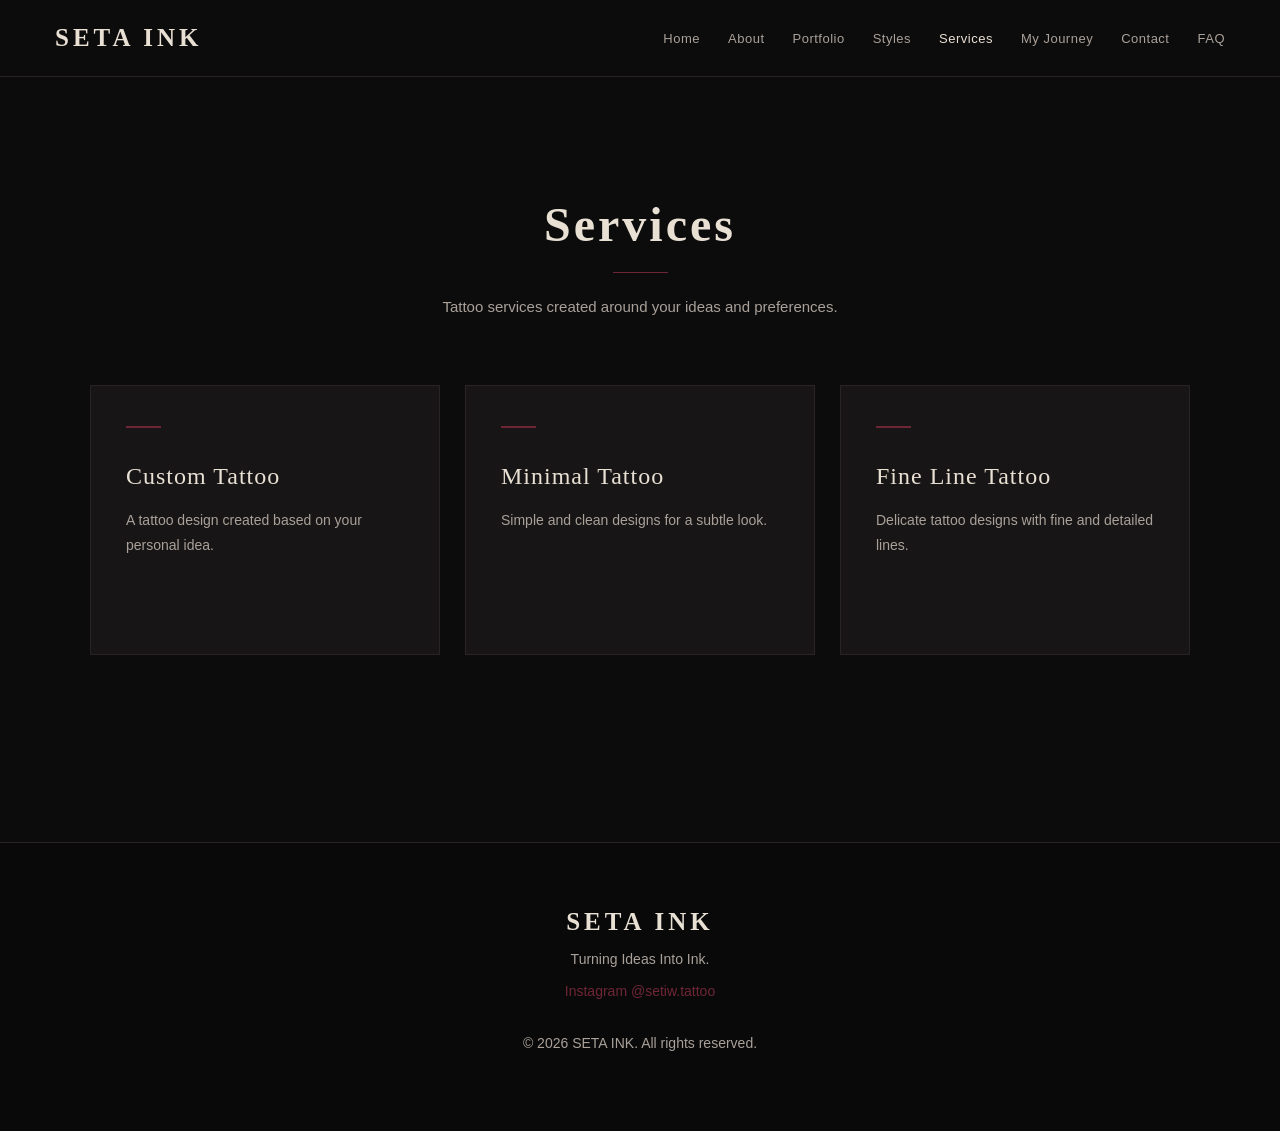
<file: services.html>
<!DOCTYPE html>
<html lang="en">

<head>

    <meta charset="UTF-8">

    <meta name="viewport" content="width=device-width, initial-scale=1.0">

    <title>Services | SETA INK</title>

    <link rel="stylesheet" href="Style1.css">
    

</head>


<body>


    <!-- Header -->

    <header class="site-header">

        <div class="site-logo">

            <h1>SETA INK</h1>

        </div>


        <nav class="main-nav">

            <a href="index.html">Home</a>

            <a href="index.html#about">About</a>

            <a href="index.html#portfolio">Portfolio</a>

            <a href="index.html#styles">Styles</a>

            <a href="services.html">Services</a>

            <a href="index.html#journey">My Journey</a>

            <a href="index.html#contact">Contact</a>

            <a href="index.html#faq">FAQ</a>

        </nav>

    </header>



    <!-- Main -->

    <main>


        <!-- Services -->

        <section class="services-section">

            <div class="services-content">

                <h2>Services</h2>

                <p>
                    Tattoo services created around your ideas and preferences.
                </p>


                <div class="service-cards">


                    <article class="service-card">

                        <h3>Custom Tattoo</h3>

                        <p>
                            A tattoo design created based on your personal idea.
                        </p>

                    </article>



                    <article class="service-card">

                        <h3>Minimal Tattoo</h3>

                        <p>
                            Simple and clean designs for a subtle look.
                        </p>

                    </article>



                    <article class="service-card">

                        <h3>Fine Line Tattoo</h3>

                        <p>
                            Delicate tattoo designs with fine and detailed lines.
                        </p>

                    </article>


                </div>

            </div>

        </section>


    </main>



    <!-- Footer -->

    <footer class="site-footer">

        <div class="footer-content">

            <h2>SETA INK</h2>

            <p>
                Turning Ideas Into Ink.
            </p>


            <a
                href="https://www.instagram.com/setiw.tattoo/"
                target="_blank"
            >
                Instagram @setiw.tattoo
            </a>


            <p class="copyright">
                © 2026 SETA INK. All rights reserved.
            </p>

        </div>

    </footer>


</body>

</html>
</file>
<file: Style1.css>
/* =========================
   RESET
========================= */

* {
    margin: 0;
    padding: 0;
    box-sizing: border-box;
}


html {
    scroll-behavior: smooth;
}


body {
    background-color: #0D0C0C;

    color: #E9E0D4;

    font-family: Arial, sans-serif;
}


/* =========================
   HEADER
========================= */

.site-header {
    width: 100%;

    display: flex;

    align-items: center;

    justify-content: space-between;

    padding: 24px 55px;

    background-color: #0D0C0C;

    border-bottom: 1px solid #292323;
}


/* Logo */

.site-logo h1 {
    color: #E9E0D4;

    font-family: Georgia, serif;

    font-size: 25px;

    font-weight: 600;

    letter-spacing: 4px;

    transition: 0.3s;
}


.site-logo h1:hover {
    color: #6E2637;
}


/* Navigation */

.main-nav {
    display: flex;

    align-items: center;

    gap: 28px;
}


.main-nav a {
    color: #A9A19A;

    text-decoration: none;

    font-size: 13px;

    font-weight: 500;

    letter-spacing: 0.5px;

    transition: 0.3s;
}


.main-nav a:hover {
    color: #E9E0D4;
}


/* Active Page */

.main-nav a[href="services.html"] {
    color: #E9E0D4;
}


/* =========================
   SERVICES
========================= */

.services-section {
    min-height: 85vh;

    padding: 120px 60px;

    background-color: #0D0C0C;
}


.services-content {
    max-width: 1100px;

    margin: 0 auto;
}


/* Services Heading */

.services-content > h2 {
    color: #E9E0D4;

    font-family: Georgia, serif;

    font-size: 48px;

    font-weight: 600;

    letter-spacing: 3px;

    text-align: center;

    margin-bottom: 18px;
}


.services-content > h2::after {
    content: "";

    display: block;

    width: 55px;

    height: 1px;

    margin: 20px auto;

    background-color: #6E2637;
}


/* Introduction */

.services-content > p {
    max-width: 600px;

    margin: 0 auto 65px;

    color: #A9A19A;

    font-size: 15px;

    line-height: 1.8;

    text-align: center;
}


/* =========================
   SERVICE CARDS
========================= */

.service-cards {
    display: flex;

    justify-content: center;

    gap: 25px;
}


.service-card {
    width: 33.33%;

    min-height: 270px;

    padding: 40px 35px;

    background-color: #171515;

    border: 1px solid #292323;

    position: relative;

    transition: 0.4s;
}


/* Hover */

.service-card:hover {
    transform: translateY(-8px);

    border-color: #6E2637;

    background-color: #1B1819;
}


/* Card Top Line */

.service-card::before {
    content: "";

    display: block;

    width: 35px;

    height: 2px;

    background-color: #6E2637;

    margin-bottom: 35px;

    transition: 0.4s;
}


.service-card:hover::before {
    width: 70px;
}


/* Card Title */

.service-card h3 {
    color: #E9E0D4;

    font-family: Georgia, serif;

    font-size: 24px;

    font-weight: 500;

    letter-spacing: 1px;

    margin-bottom: 18px;
}


/* Card Text */

.service-card p {
    color: #A9A19A;

    font-size: 14px;

    line-height: 1.8;
}


/* =========================
   FOOTER
========================= */

.site-footer {
    padding: 65px 30px;

    background-color: #090909;

    border-top: 1px solid #292323;

    text-align: center;
}


.footer-content h2 {
    color: #E9E0D4;

    font-family: Georgia, serif;

    font-size: 25px;

    font-weight: 600;

    letter-spacing: 4px;

    margin-bottom: 15px;
}


.footer-content p {
    color: #A9A19A;

    font-size: 14px;

    margin-bottom: 15px;
}


.footer-content a {
    color: #6E2637;

    text-decoration: none;

    font-size: 14px;

    transition: 0.3s;
}


.footer-content a:hover {
    color: #E9E0D4;
}


.copyright {
    margin-top: 35px;
}


/* =========================
   RESPONSIVE
========================= */

@media (max-width: 900px) {

    .site-header {
        padding: 22px 30px;
    }


    .main-nav {
        gap: 15px;
    }


    .service-cards {
        flex-wrap: wrap;
    }


    .service-card {
        width: 45%;
    }

}


@media (max-width: 650px) {

    .site-header {
        flex-direction: column;

        gap: 20px;
    }


    .main-nav {
        flex-wrap: wrap;

        justify-content: center;

        gap: 12px 18px;
    }


    .services-section {
        padding: 80px 25px;
    }


    .services-content > h2 {
        font-size: 38px;
    }


    .service-card {
        width: 100%;
    }

}
/* =========================
   RESPONSIVE - SERVICES
========================= */


/* =========================
   TABLET
========================= */

@media (max-width: 900px) {

    /* Header */

    .site-header {
        padding: 22px 30px;
    }

    .main-nav {
        gap: 16px;
    }

    .main-nav a {
        font-size: 12px;
    }


    /* Services */

    .services-section {
        padding: 90px 40px;
    }

    .service-cards {
        flex-wrap: wrap;
    }

    .service-card {
        width: 45%;
    }

}


/* =========================
   MOBILE
========================= */

@media (max-width: 650px) {

    /* Header */

    .site-header {
        flex-direction: column;

        gap: 20px;

        padding: 20px;
    }


    /* Navigation */

    .main-nav {
        width: 100%;

        flex-wrap: wrap;

        justify-content: center;

        gap: 12px 18px;
    }

    .main-nav a {
        font-size: 12px;
    }


    /* Services */

    .services-section {
        min-height: auto;

        padding: 80px 20px;
    }


    .services-content > h2 {
        font-size: 38px;
    }


    .services-content > p {
        font-size: 14px;

        margin-bottom: 45px;
    }


    /* Service Cards */

    .service-cards {
        flex-direction: column;

        gap: 20px;
    }


    .service-card {
        width: 100%;

        min-height: 240px;

        padding: 30px;
    }


    .service-card h3 {
        font-size: 22px;
    }


    .service-card p {
        font-size: 14px;
    }


    /* Footer */

    .site-footer {
        padding: 50px 20px;
    }

}
</file>
